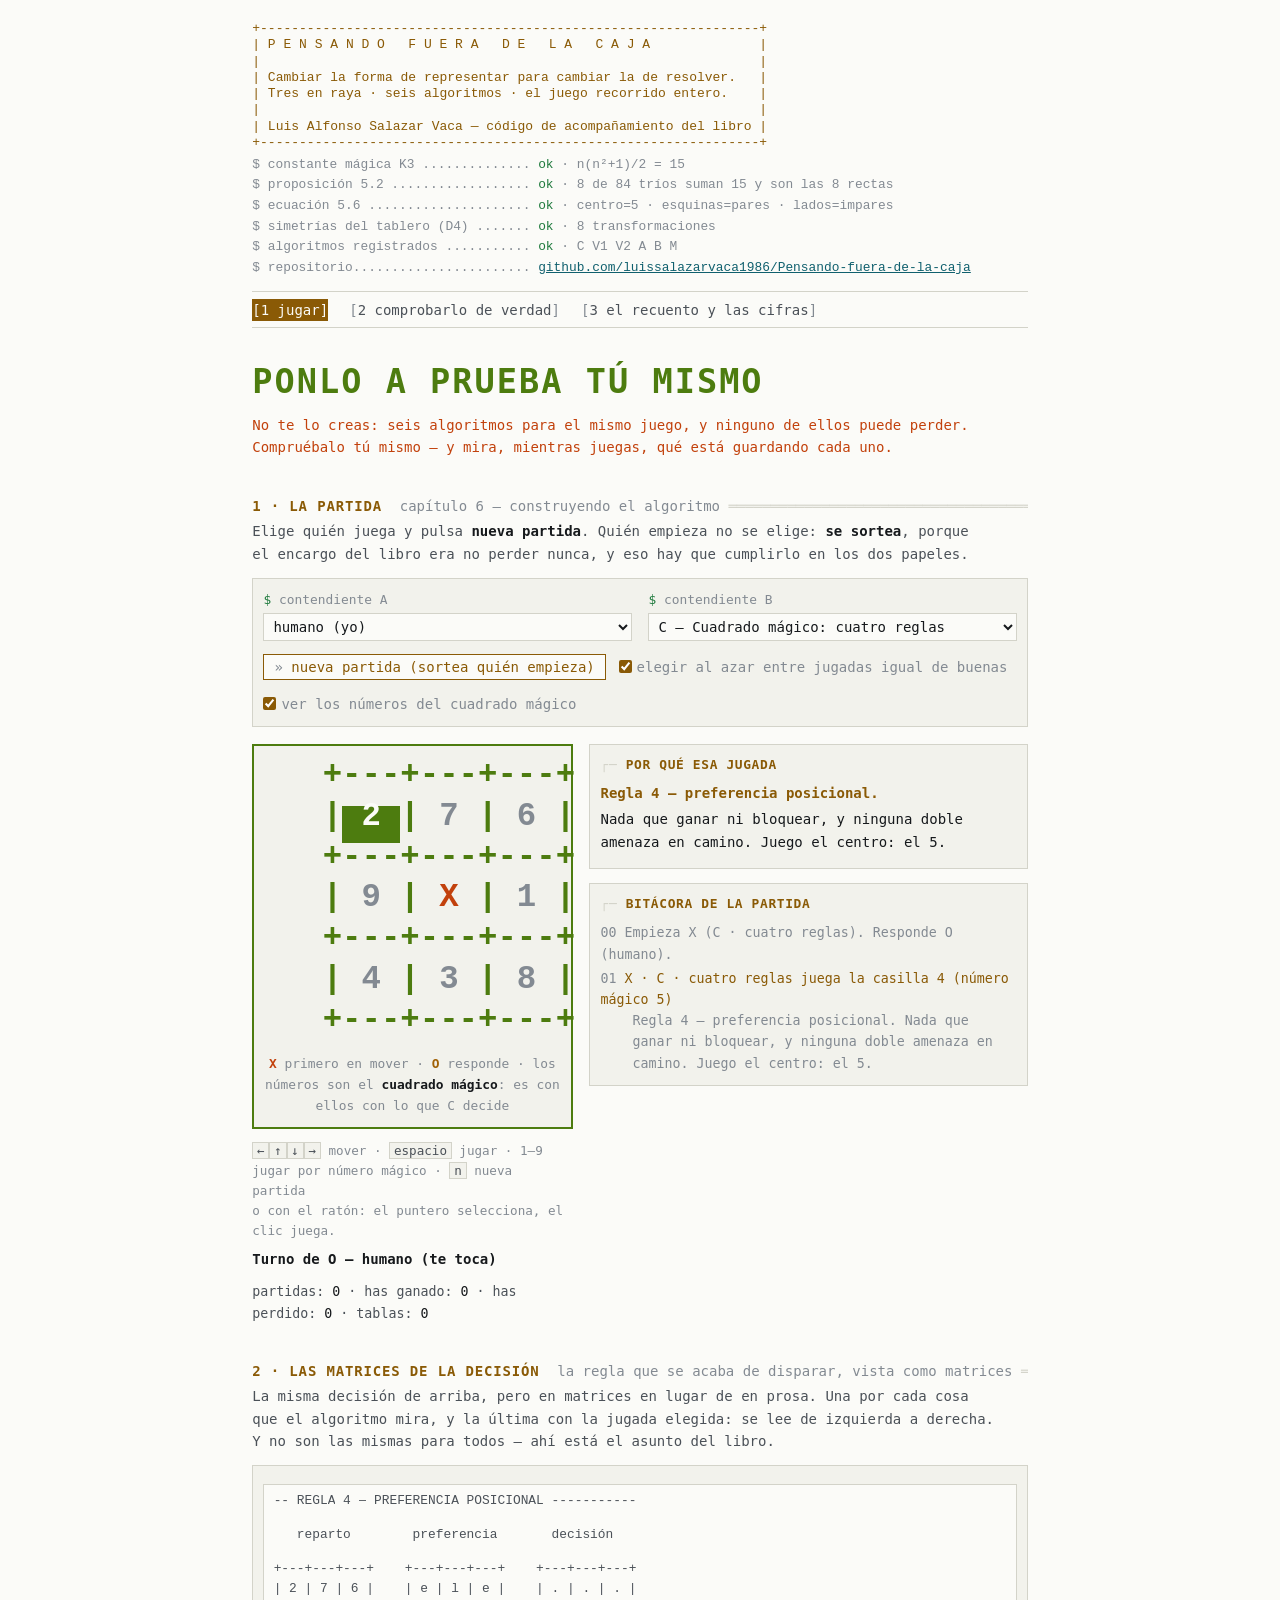
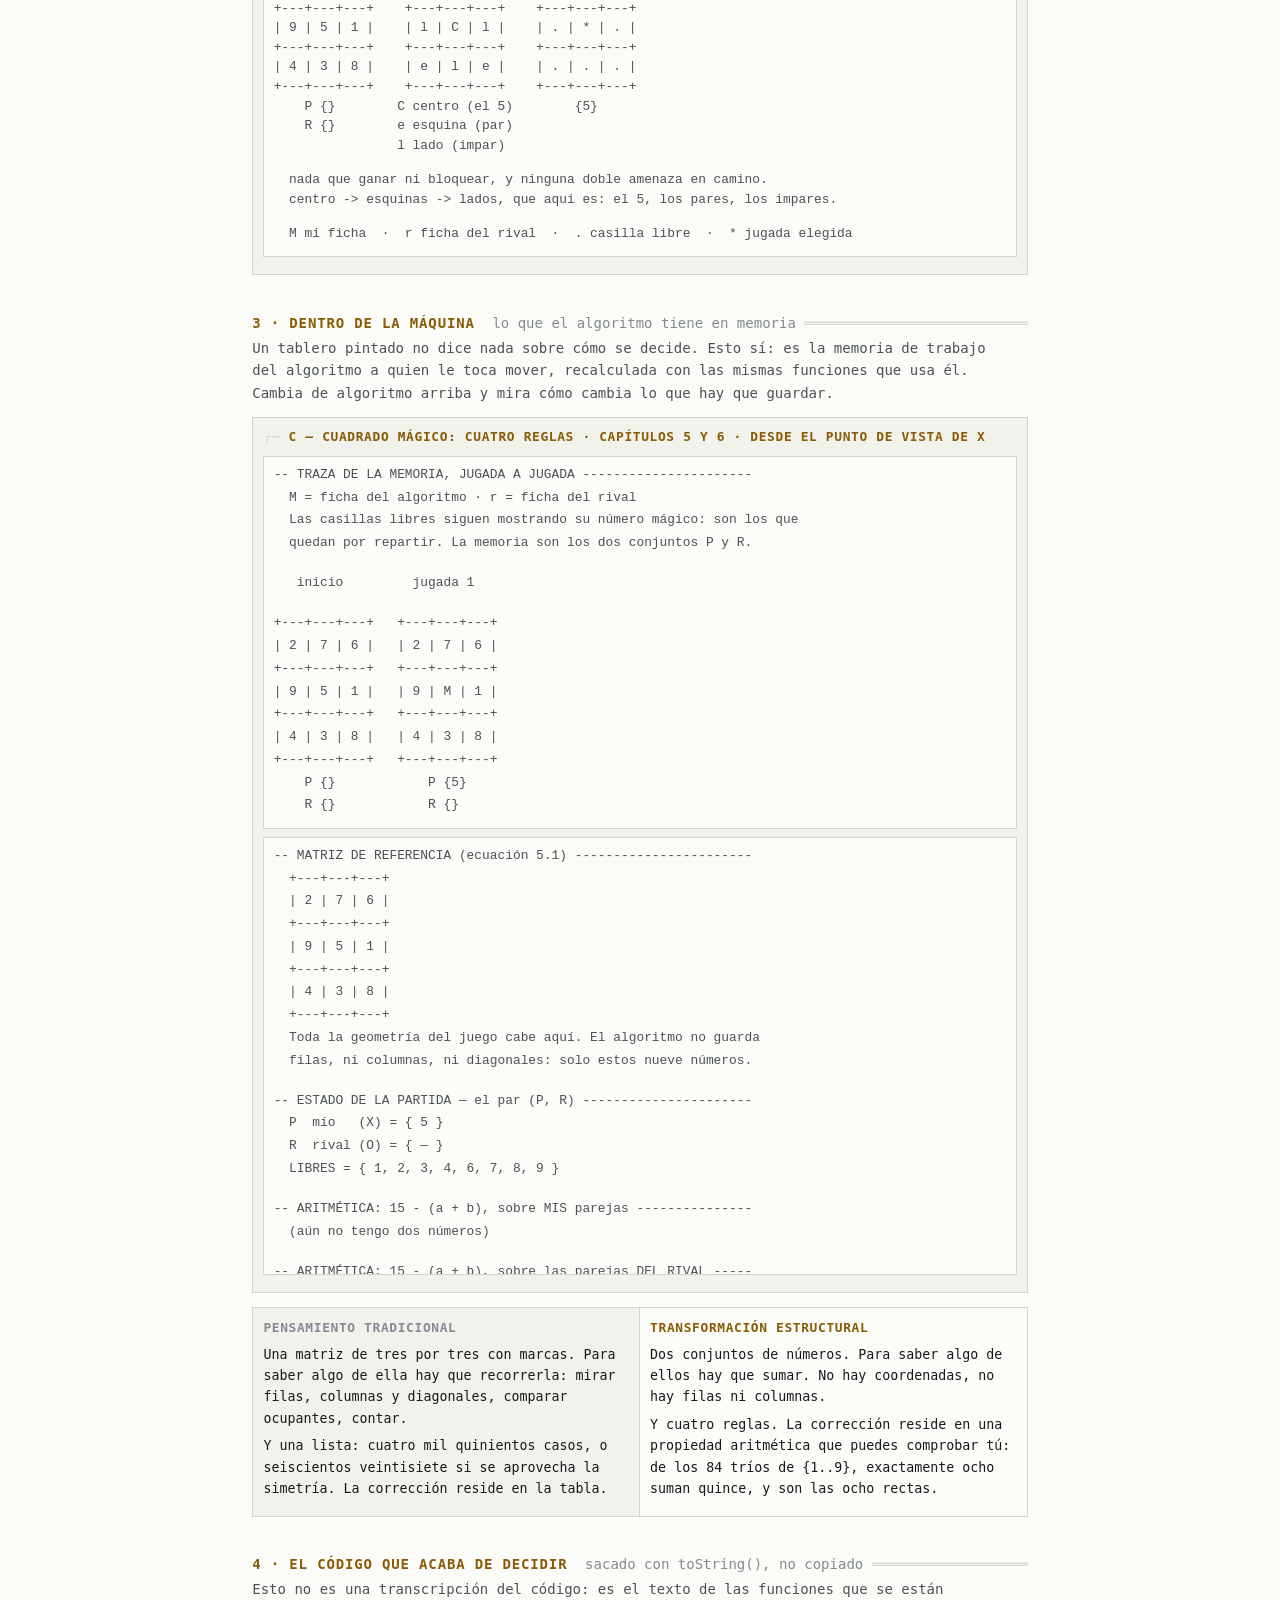
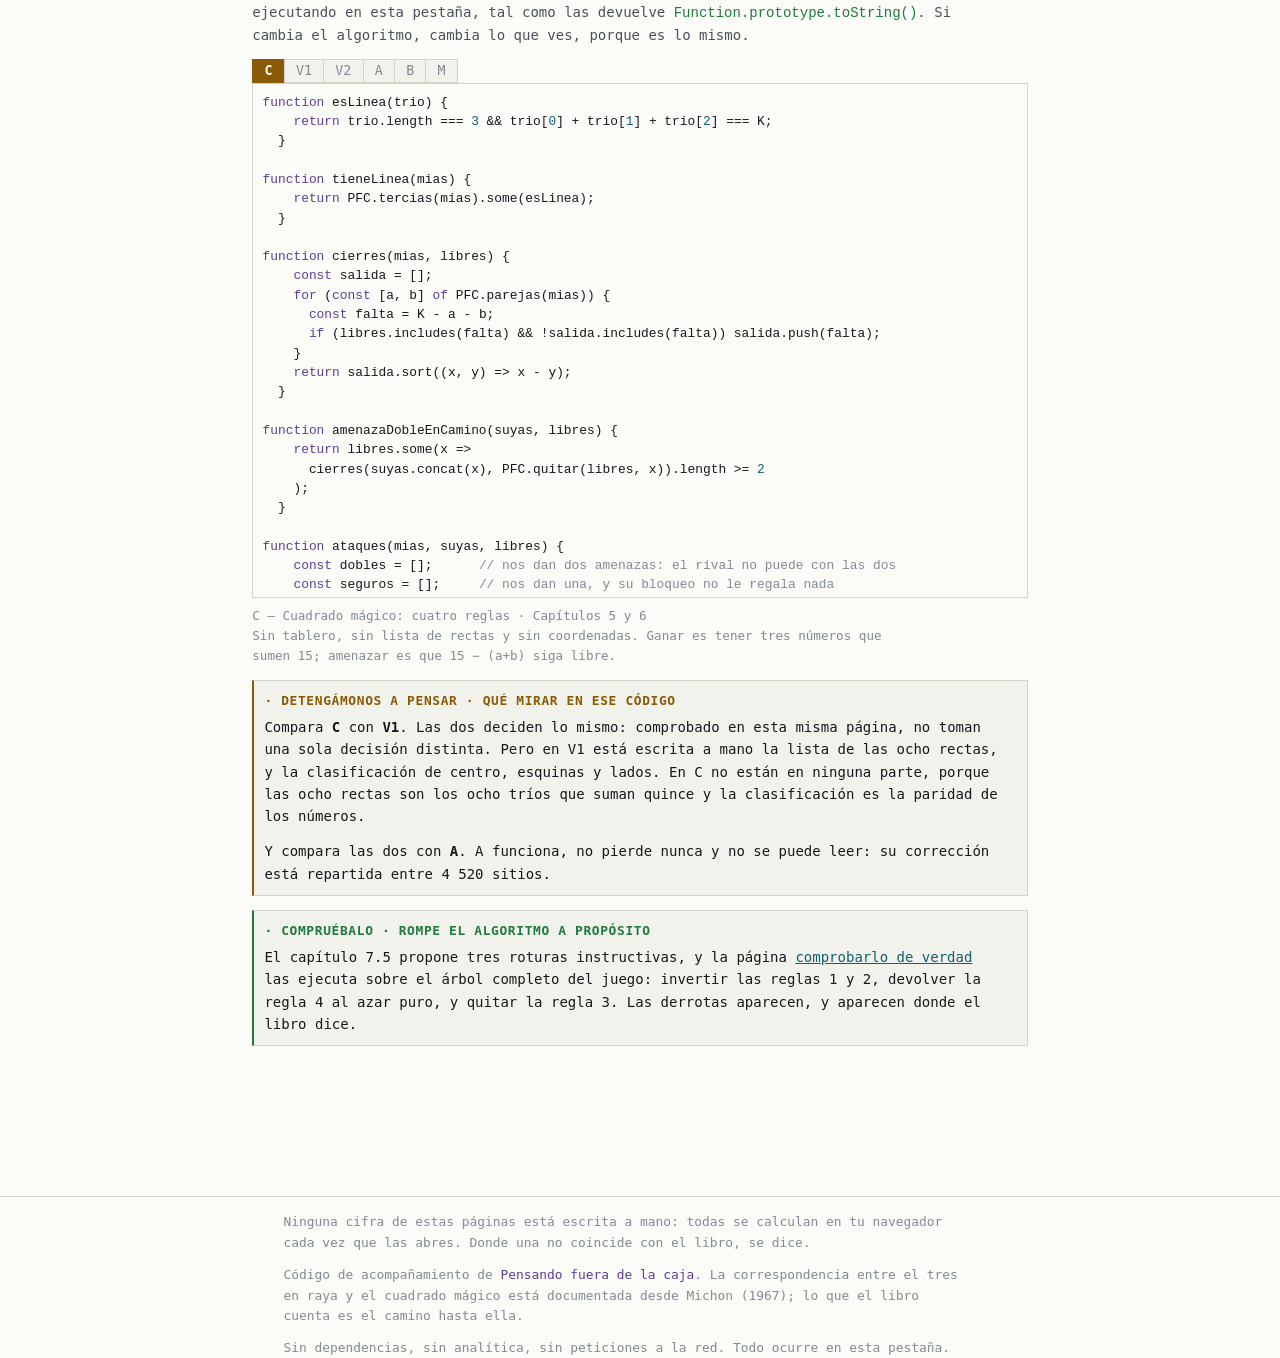
<file: index.html>
<!DOCTYPE html>
<html lang="es">
<head>
<meta charset="utf-8">
<meta name="viewport" content="width=device-width, initial-scale=1">
<title>Jugar · Pensando fuera de la caja</title>
<meta name="description" content="Seis algoritmos para el tres en raya, jugables en el navegador, con la memoria de la máquina a la vista. Código de acompañamiento del libro «Pensando fuera de la caja».">
<link rel="stylesheet" href="css/estilo.css">
</head>
<body>

<div class="envoltura">

  <p class="titulo-prueba">PONLO A PRUEBA TÚ MISMO</p>
  <p class="lema-prueba">No te lo creas: seis algoritmos para el mismo juego, y ninguno de ellos
  puede perder. Compruébalo tú mismo — y mira, mientras juegas, qué está guardando cada uno.</p>

  <h2>1 · La partida <span class="capitulo">capítulo 6 — construyendo el algoritmo</span></h2>

  <p class="guia">Elige quién juega y pulsa <strong>nueva partida</strong>. Quién empieza no se
  elige: <strong>se sortea</strong>, porque el encargo del libro era no perder nunca, y eso hay
  que cumplirlo en los dos papeles.</p>

  <div class="panel-control">
    <div class="controles">
      <div class="campo">
        <label for="jugador-a">contendiente A</label>
        <select id="jugador-a"></select>
      </div>
      <div class="campo">
        <label for="jugador-b">contendiente B</label>
        <select id="jugador-b"></select>
      </div>
    </div>
    <div class="fila-botones">
      <button class="accion primaria" id="nueva">nueva partida (sortea quién empieza)</button>
      <label class="tenue"><input type="checkbox" id="azar" checked>
        elegir al azar entre jugadas igual de buenas</label>
      <label class="tenue"><input type="checkbox" id="numeros" checked>
        <span id="etiqueta-numeros">ver los números del cuadrado mágico</span></label>
    </div>
  </div>

  <div class="zona-juego">
    <div>
      <div class="caja-tablero">
        <pre class="tablero-ascii" id="tablero"></pre>
        <p class="leyenda-fichas" id="leyenda"></p>
      </div>

      <p class="ayuda-teclado">
        <span class="solo-tactil"><strong>Toca una casilla para jugar.</strong>
        Si conectas un teclado: <kbd>←</kbd><kbd>↑</kbd><kbd>↓</kbd><kbd>→</kbd> mover,
        <kbd>espacio</kbd> jugar, <kbd>n</kbd> nueva partida.</span>
        <span class="solo-con-teclado"><kbd>←</kbd><kbd>↑</kbd><kbd>↓</kbd><kbd>→</kbd> mover
        · <kbd>espacio</kbd> jugar
        · <span id="ayuda-digitos">1–9 jugar por número mágico</span>
        · <kbd>n</kbd> nueva partida<br>
        o con el ratón: el puntero selecciona, el clic juega.</span>
      </p>
      <p class="estado-partida" id="estado"></p>
      <p class="marcador" id="marcador"></p>
    </div>

    <div>
      <div class="panel">
        <h3>por qué esa jugada</h3>
        <p class="regla-activa" id="regla">—</p>
        <p class="explicacion" id="explicacion"></p>
        <p class="candidatas-linea" id="candidatas"></p>
      </div>

      <div class="panel">
        <h3>bitácora de la partida</h3>
        <ul class="bitacora" id="bitacora"></ul>
      </div>
    </div>
  </div>

  <h2>2 · Las matrices de la decisión
    <span class="capitulo">la regla que se acaba de disparar, vista como matrices</span></h2>

  <p class="guia">La misma decisión de arriba, pero en matrices en lugar de en prosa. Una por cada
  cosa que el algoritmo mira, y la última con la jugada elegida: se lee de izquierda a derecha.
  Y no son las mismas para todos — ahí está el asunto del libro.</p>

  <div class="panel">
    <pre class="volcado matrices" id="matrices"></pre>
  </div>

  <h2>3 · Dentro de la máquina <span class="capitulo">lo que el algoritmo tiene en memoria</span></h2>

  <p class="guia">Un tablero pintado no dice nada sobre cómo se decide. Esto sí: es la memoria de
  trabajo del algoritmo a quien le toca mover, recalculada con las mismas funciones que usa él.
  Cambia de algoritmo arriba y mira cómo cambia lo que hay que guardar.</p>

  <div class="panel">
    <h3><span id="dentro-quien"></span></h3>
    <pre class="volcado" id="traza"></pre>
    <pre class="volcado" id="dentro"></pre>
  </div>

  <div class="contraste">
    <div>
      <h4>Pensamiento tradicional</h4>
      <p>Una matriz de tres por tres con marcas. Para saber algo de ella hay que recorrerla:
      mirar filas, columnas y diagonales, comparar ocupantes, contar.</p>
      <p>Y una lista: cuatro mil quinientos casos, o seiscientos veintisiete si se aprovecha la
      simetría. La corrección reside en la tabla.</p>
    </div>
    <div>
      <h4>Transformación estructural</h4>
      <p>Dos conjuntos de números. Para saber algo de ellos hay que sumar. No hay coordenadas,
      no hay filas ni columnas.</p>
      <p>Y cuatro reglas. La corrección reside en una propiedad aritmética que puedes comprobar
      tú: de los 84 tríos de {1..9}, exactamente ocho suman quince, y son las ocho rectas.</p>
    </div>
  </div>

  <h2>4 · El código que acaba de decidir <span class="capitulo">sacado con toString(), no copiado</span></h2>

  <p class="guia">Esto no es una transcripción del código: es el texto de las funciones que se
  están ejecutando en esta pestaña, tal como las devuelve <code>Function.prototype.toString()</code>.
  Si cambia el algoritmo, cambia lo que ves, porque es lo mismo.</p>

  <div class="pestanas" id="pestanas-codigo"></div>
  <pre class="codigo" id="codigo"></pre>
  <p class="pequeno tenue"><span id="codigo-titulo"></span><br><span id="codigo-resumen"></span></p>

  <div class="recuadro pensar">
    <div class="etiqueta">Detengámonos a pensar · qué mirar en ese código</div>
    <p>Compara <strong>C</strong> con <strong>V1</strong>. Las dos deciden lo mismo: comprobado en
    esta misma página, no toman una sola decisión distinta. Pero en V1 está escrita a mano la lista
    de las ocho rectas, y la clasificación de centro, esquinas y lados. En C no están en ninguna
    parte, porque las ocho rectas son los ocho tríos que suman quince y la clasificación es la
    paridad de los números.</p>
    <p>Y compara las dos con <strong>A</strong>. A funciona, no pierde nunca y no se puede leer:
    su corrección está repartida entre 4 520 sitios.</p>
  </div>

  <div class="recuadro comprueba">
    <div class="etiqueta">Compruébalo · rompe el algoritmo a propósito</div>
    <p>El capítulo 7.5 propone tres roturas instructivas, y la página
    <a href="verificacion.html">comprobarlo de verdad</a> las ejecuta sobre el árbol completo del
    juego: invertir las reglas 1 y 2, devolver la regla 4 al azar puro, y quitar la regla 3. Las
    derrotas aparecen, y aparecen donde el libro dice.</p>
  </div>

</div>

<script src="js/nucleo.js"></script>
<script src="js/juego.js"></script>
<script src="js/alg-c-magico.js"></script>
<script src="js/alg-v1-v2-geometrico.js"></script>
<script src="js/alg-tabla.js"></script>
<script src="js/alg-minimax.js"></script>
<script src="js/recorrido.js"></script>
<script src="js/medidas.js"></script>
<script src="js/dentro-de-la-maquina.js"></script>
<script src="js/ui-comun.js"></script>
<script src="js/ui-jugar.js"></script>
<script>arrancarJuego();</script>
</body>
</html>
</file>
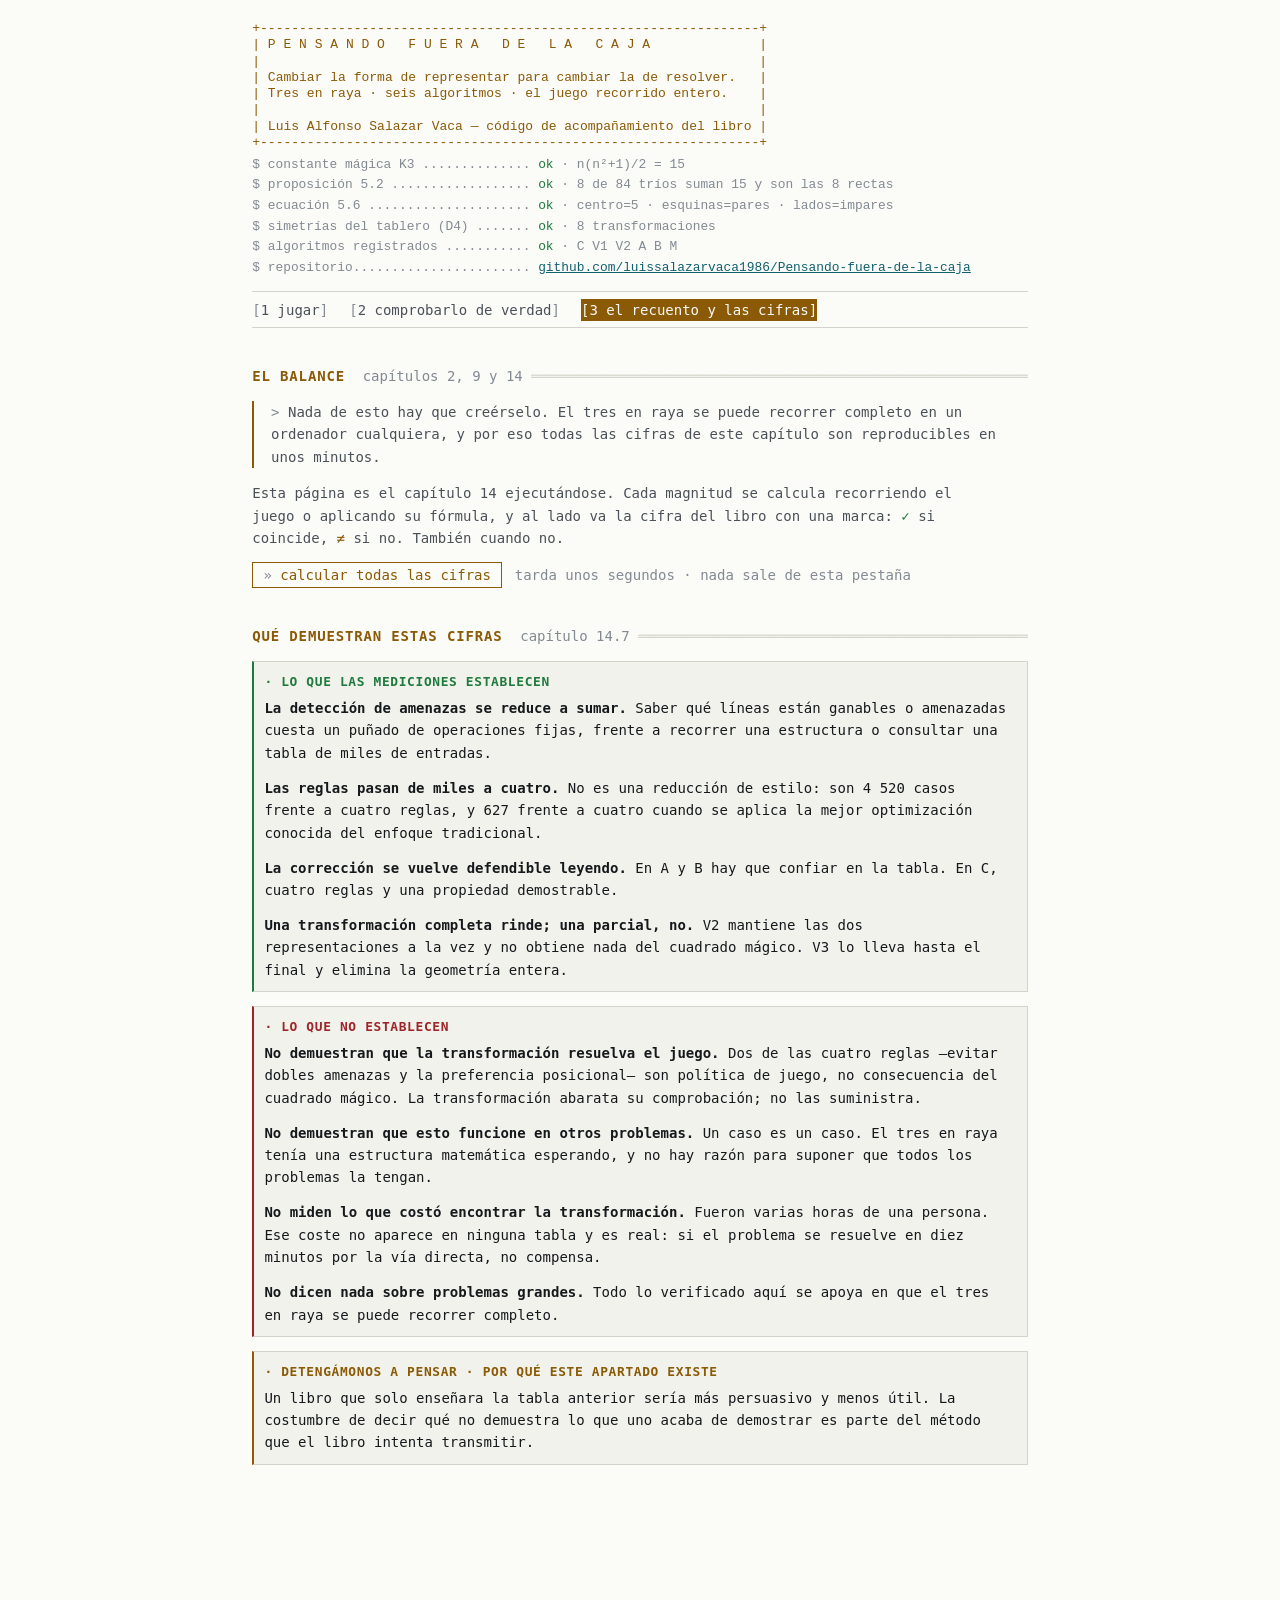
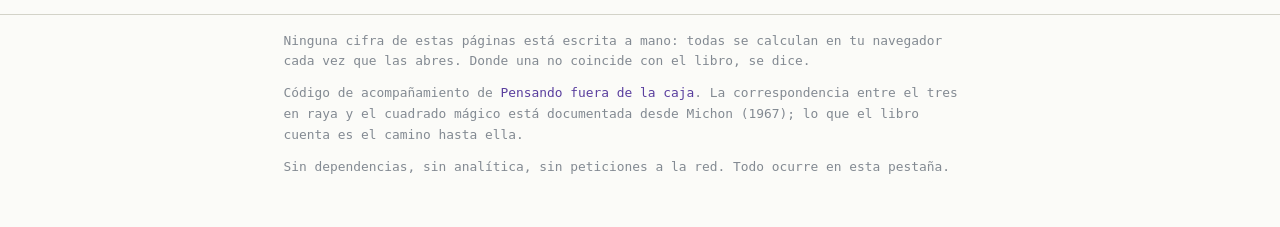
<file: recuento.html>
<!DOCTYPE html>
<html lang="es">
<head>
<meta charset="utf-8">
<meta name="viewport" content="width=device-width, initial-scale=1">
<title>El recuento y las cifras · Pensando fuera de la caja</title>
<meta name="description" content="El recuento completo del tres en raya y la comparación de tamaño entre las tres soluciones, calculado en el navegador y cotejado con el libro.">
<link rel="stylesheet" href="css/estilo.css">
</head>
<body>

<div class="envoltura">

  <h2>El balance <span class="capitulo">capítulos 2, 9 y 14</span></h2>

  <blockquote><p>Nada de esto hay que creérselo. El tres en raya se puede recorrer completo en un
  ordenador cualquiera, y por eso todas las cifras de este capítulo son reproducibles en unos
  minutos.</p></blockquote>

  <p class="guia">Esta página es el capítulo 14 ejecutándose. Cada magnitud se calcula recorriendo
  el juego o aplicando su fórmula, y al lado va la cifra del libro con una marca: <span
  class="bien">✓</span> si coincide, <span class="aviso-t">≠</span> si no. También cuando no.</p>

  <div class="fila-botones">
    <button class="accion primaria" id="lanzar">calcular todas las cifras</button>
    <span class="tenue">tarda unos segundos · nada sale de esta pestaña</span>
  </div>

  <div id="resultados" class="oculto">

    <h3>1. El universo del tres en raya</h3>
    <p class="progreso" id="p-universo"></p>
    <div class="tabla-envoltura"><table id="t-universo"></table></div>

    <div class="recuadro pensar">
      <div class="etiqueta">Detengámonos a pensar · la pregunta que nadie hace</div>
      <p>Cuatro mil quinientas veinte situaciones. Para un tablero de nueve casillas.</p>
      <p>La reacción normal ante esto es buscar una técnica mejor. La que propone el libro es una
      pregunta: <strong>¿de dónde han salido esos cuatro mil quinientos casos?</strong> No estaban
      en el juego. El juego tiene nueve casillas y ocho formas de ganar. Aparecieron cuando
      decidimos describir el juego de una manera determinada. Los pusimos nosotros.</p>
    </div>

    <h3>2. La ecuación 14.1, término a término</h3>
    <p class="guia">La suma que impone la alternancia de turnos. Se hace a mano en menos de lo que
    parece; aquí está hecha.</p>
    <pre class="volcado" id="terminos"></pre>

    <h3>3. De dónde sale el 627</h3>
    <p class="guia">Cada uno de los 4 520 casos pertenece a una clase, y la clase tiene tantos
    miembros como versiones distintas produzcan las ocho transformaciones. Fíjate en que la
    reducción no es de ocho veces, sino de 7,21: hay tableros que quedan iguales a sí mismos al
    girarlos, y cada uno forma una clase más pequeña.</p>
    <div class="tabla-envoltura"><table id="t-orbitas"></table></div>
    <p class="pequeno tenue">Las dos columnas se comprueban una contra otra:
    <span id="comprobacion-orbitas"></span></p>

    <h3>4. Tamaño del código</h3>
    <p class="guia">Entre paréntesis, la cifra del libro. A y B se miden sobre la cadena de
    condicionales generada aquí mismo; C, V1 y V2 sobre el texto de las funciones que deciden, sin
    comentarios, tal como las devuelve <code>toString()</code>.</p>
    <p class="progreso" id="p-tamanos"></p>
    <div class="tabla-envoltura"><table id="t-tamanos"></table></div>
    <div class="tabla-envoltura"><table id="t-reduccion"></table></div>

    <div class="recuadro aviso">
      <div class="etiqueta">Una salvedad honesta, la del propio libro</div>
      <p>Las líneas y los bytes de A y B dependen del estilo con que se genera la tabla. Otro
      generador daría otras cifras, aunque del mismo orden: aquí las líneas salen a dos de las del
      libro y los bytes bastante por debajo, porque la clave de cada caso se escribe de otra manera.</p>
      <p>La magnitud robusta, la que no depende de cómo se escriba, es el <strong>número de
      casos</strong> —4 520 y 627 frente a cuatro reglas— y el número de condicionales. Si alguna
      vez te enseñan una comparación de este tipo sin esta salvedad, desconfía.</p>
    </div>

    <h3>5. La cadena de condicionales, generada delante de ti</h3>
    <p class="guia">Doscientos treinta y nueve kilobytes de programa para un juego que cabe en una
    servilleta. Aquí se genera de verdad; solo se muestra el principio y el final, porque el resto
    no cabe — y eso <em>es</em> el argumento.</p>
    <div class="pestanas" id="pestanas-cadena"></div>
    <pre class="codigo corto" id="cadena"></pre>
    <p class="progreso" id="p-cadena"></p>

    <h3>6. Coste por jugada, y cuántas posiciones ve cada uno</h3>
    <p class="progreso" id="p-coste"></p>
    <div class="tabla-envoltura"><table id="t-coste"></table></div>
    <p class="pequeno tenue" id="nota-clases"></p>

    <div class="contraste">
      <div>
        <h4>Dónde reside la corrección · pensamiento tradicional</h4>
        <p>En la tabla. El programa es correcto porque los casos están bien.</p>
        <p>Si te preguntan por qué juega bien, la respuesta honesta es: «porque lo hemos probado».</p>
      </div>
      <div>
        <h4>Dónde reside la corrección · transformación estructural</h4>
        <p>En una propiedad matemática y cuatro reglas.</p>
        <p>Si te preguntan por qué juega bien, puedes explicarlo. Y quien te escuche puede
        comprobarlo — es exactamente lo que hace la página
        <a href="verificacion.html">comprobarlo de verdad</a>.</p>
      </div>
    </div>

  </div>

  <h2>Qué demuestran estas cifras <span class="capitulo">capítulo 14.7</span></h2>

  <div class="recuadro comprueba">
    <div class="etiqueta">Lo que las mediciones establecen</div>
    <p><strong>La detección de amenazas se reduce a sumar.</strong> Saber qué líneas están ganables
    o amenazadas cuesta un puñado de operaciones fijas, frente a recorrer una estructura o consultar
    una tabla de miles de entradas.</p>
    <p><strong>Las reglas pasan de miles a cuatro.</strong> No es una reducción de estilo: son 4 520
    casos frente a cuatro reglas, y 627 frente a cuatro cuando se aplica la mejor optimización
    conocida del enfoque tradicional.</p>
    <p><strong>La corrección se vuelve defendible leyendo.</strong> En A y B hay que confiar en la
    tabla. En C, cuatro reglas y una propiedad demostrable.</p>
    <p><strong>Una transformación completa rinde; una parcial, no.</strong> V2 mantiene las dos
    representaciones a la vez y no obtiene nada del cuadrado mágico. V3 lo lleva hasta el final y
    elimina la geometría entera.</p>
  </div>

  <div class="recuadro aviso">
    <div class="etiqueta">Lo que no establecen</div>
    <p><strong>No demuestran que la transformación resuelva el juego.</strong> Dos de las cuatro
    reglas —evitar dobles amenazas y la preferencia posicional— son política de juego, no
    consecuencia del cuadrado mágico. La transformación abarata su comprobación; no las suministra.</p>
    <p><strong>No demuestran que esto funcione en otros problemas.</strong> Un caso es un caso. El
    tres en raya tenía una estructura matemática esperando, y no hay razón para suponer que todos
    los problemas la tengan.</p>
    <p><strong>No miden lo que costó encontrar la transformación.</strong> Fueron varias horas de
    una persona. Ese coste no aparece en ninguna tabla y es real: si el problema se resuelve en diez
    minutos por la vía directa, no compensa.</p>
    <p><strong>No dicen nada sobre problemas grandes.</strong> Todo lo verificado aquí se apoya en
    que el tres en raya se puede recorrer completo.</p>
  </div>

  <div class="recuadro pensar">
    <div class="etiqueta">Detengámonos a pensar · por qué este apartado existe</div>
    <p>Un libro que solo enseñara la tabla anterior sería más persuasivo y menos útil. La costumbre
    de decir qué no demuestra lo que uno acaba de demostrar es parte del método que el libro intenta
    transmitir.</p>
  </div>

</div>

<script src="js/nucleo.js"></script>
<script src="js/juego.js"></script>
<script src="js/alg-c-magico.js"></script>
<script src="js/alg-v1-v2-geometrico.js"></script>
<script src="js/alg-tabla.js"></script>
<script src="js/alg-minimax.js"></script>
<script src="js/recorrido.js"></script>
<script src="js/medidas.js"></script>
<script src="js/dentro-de-la-maquina.js"></script>
<script src="js/ui-comun.js"></script>
<script src="js/ui-recuento.js"></script>
<script>arrancarRecuento();</script>
</body>
</html>
</file>
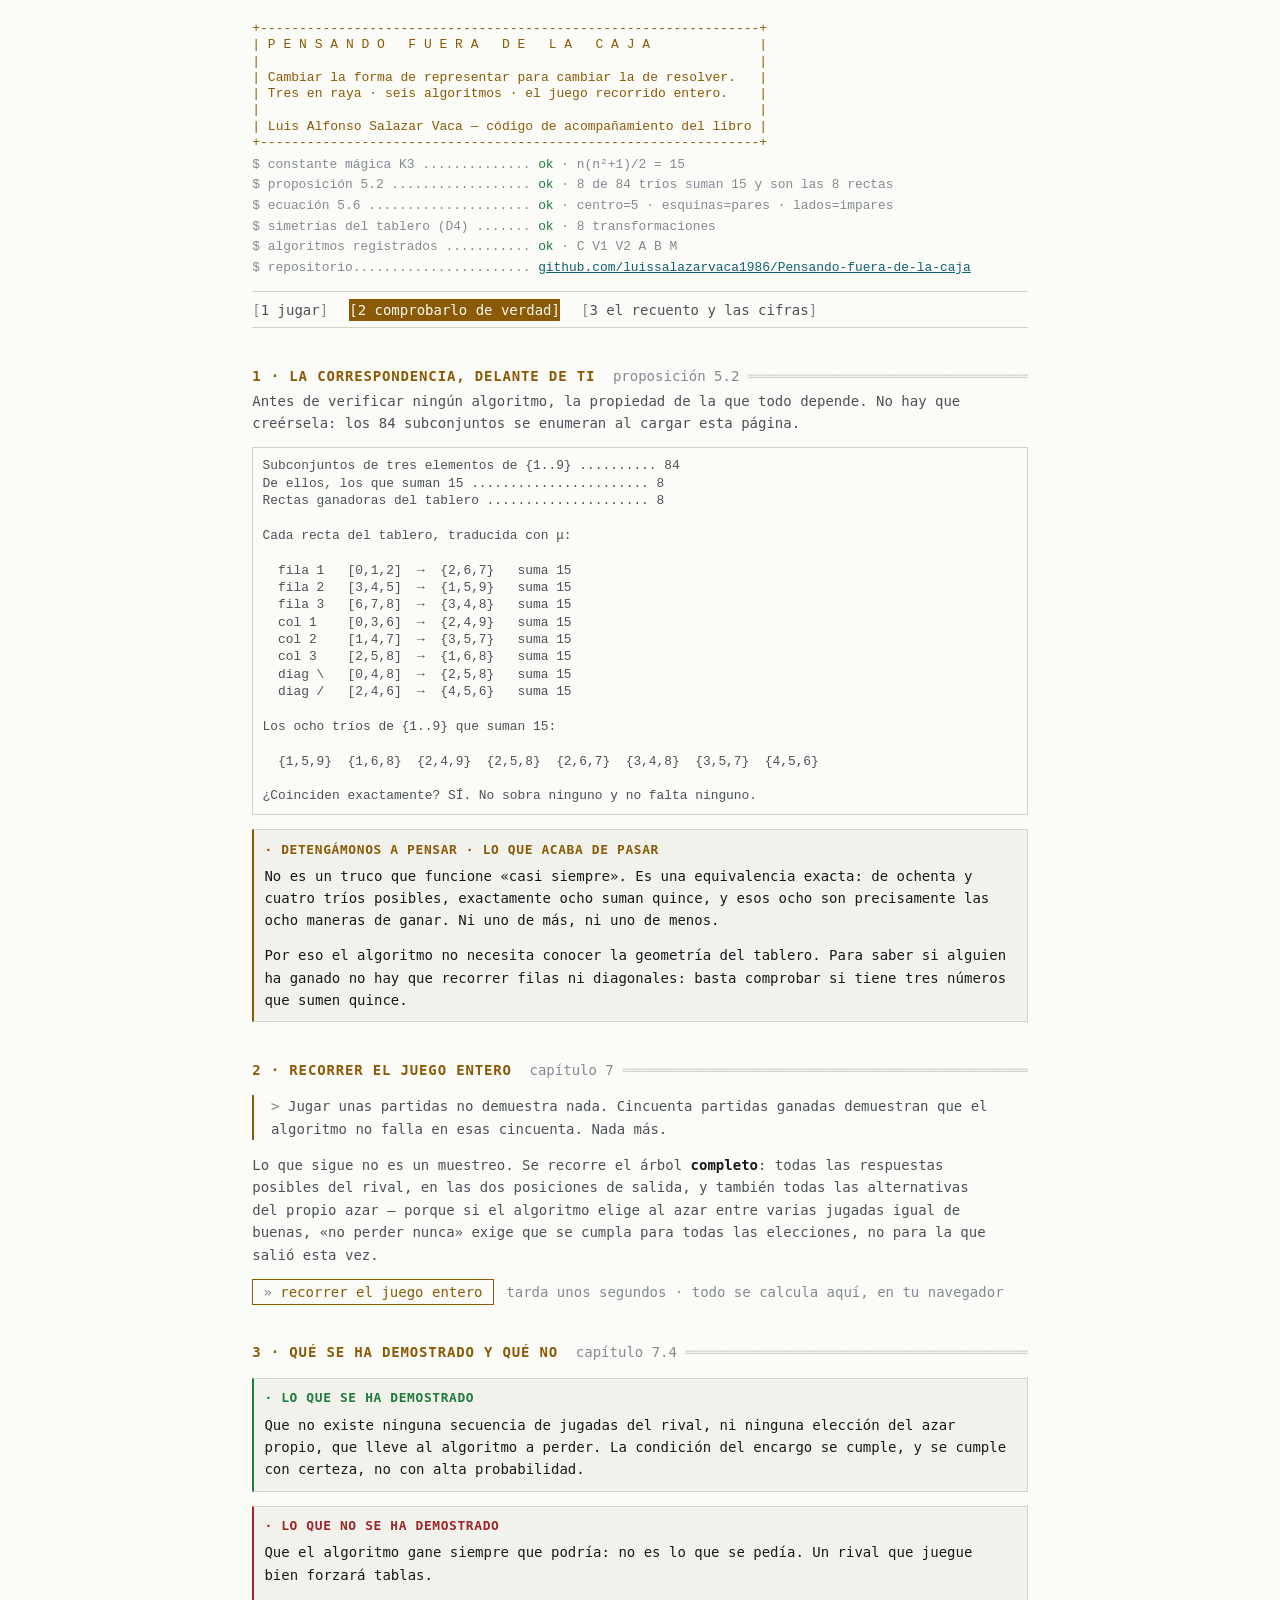
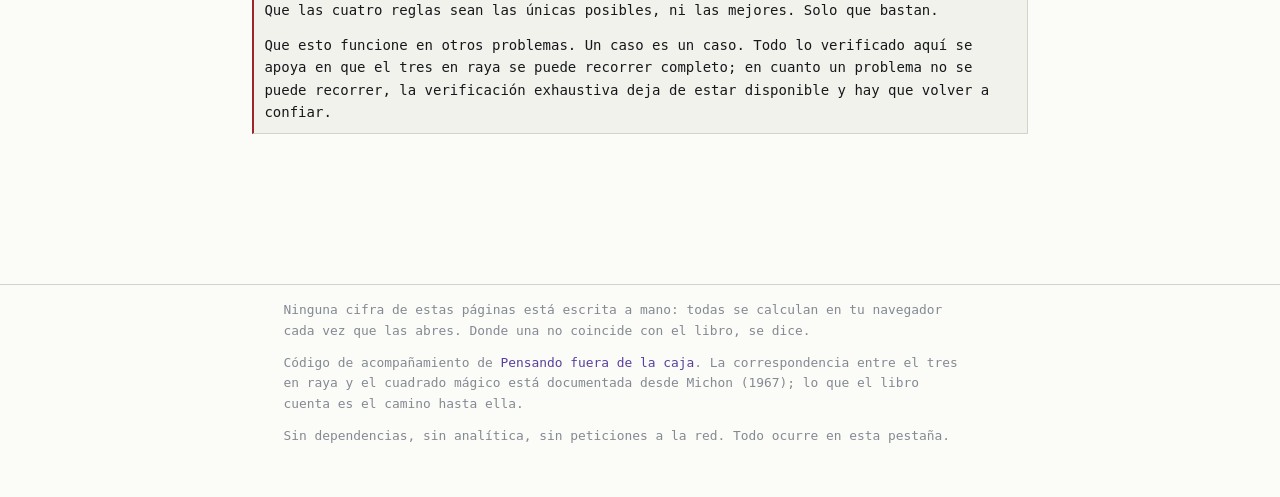
<file: verificacion.html>
<!DOCTYPE html>
<html lang="es">
<head>
<meta charset="utf-8">
<meta name="viewport" content="width=device-width, initial-scale=1">
<title>Comprobarlo de verdad · Pensando fuera de la caja</title>
<meta name="description" content="Verificación exhaustiva del árbol completo del tres en raya: cero derrotas, ablación de las cuatro reglas y las tres formulaciones del capítulo 8.">
<link rel="stylesheet" href="css/estilo.css">
</head>
<body>

<div class="envoltura">

  <h2>1 · La correspondencia, delante de ti <span class="capitulo">proposición 5.2</span></h2>

  <p class="guia">Antes de verificar ningún algoritmo, la propiedad de la que todo depende. No hay
  que creérsela: los 84 subconjuntos se enumeran al cargar esta página.</p>

  <pre class="volcado" id="proposicion"></pre>

  <div class="recuadro pensar">
    <div class="etiqueta">Detengámonos a pensar · lo que acaba de pasar</div>
    <p>No es un truco que funcione «casi siempre». Es una equivalencia exacta: de ochenta y cuatro
    tríos posibles, exactamente ocho suman quince, y esos ocho son precisamente las ocho maneras de
    ganar. Ni uno de más, ni uno de menos.</p>
    <p>Por eso el algoritmo no necesita conocer la geometría del tablero. Para saber si alguien ha
    ganado no hay que recorrer filas ni diagonales: basta comprobar si tiene tres números que sumen
    quince.</p>
  </div>

  <h2>2 · Recorrer el juego entero <span class="capitulo">capítulo 7</span></h2>

  <blockquote><p>Jugar unas partidas no demuestra nada. Cincuenta partidas ganadas demuestran que el
  algoritmo no falla en esas cincuenta. Nada más.</p></blockquote>

  <p class="guia">Lo que sigue no es un muestreo. Se recorre el árbol <strong>completo</strong>:
  todas las respuestas posibles del rival, en las dos posiciones de salida, y también todas las
  alternativas del propio azar — porque si el algoritmo elige al azar entre varias jugadas igual de
  buenas, «no perder nunca» exige que se cumpla para todas las elecciones, no para la que salió esta
  vez.</p>

  <div class="fila-botones">
    <button class="accion primaria" id="lanzar">recorrer el juego entero</button>
    <span class="tenue">tarda unos segundos · todo se calcula aquí, en tu navegador</span>
  </div>

  <div id="resultados" class="oculto">

    <div class="cifras">
      <div class="cifra"><div class="valor" id="c-partidas">—</div>
        <div class="etiqueta">partidas jugadas, sin repetir ninguna</div></div>
      <div class="cifra"><div class="valor" id="c-derrotas">—</div>
        <div class="etiqueta">derrotas, sumando los seis algoritmos</div></div>
    </div>

    <h3>Los seis algoritmos, sobre el juego completo</h3>
    <p class="progreso" id="p-todos"></p>
    <div class="tabla-envoltura"><table id="t-todos"></table></div>
    <p class="pequeno tenue">A, B y M abren más ramas porque consideran igual de buenas más jugadas:
    exploran todo lo óptimo. C, V1 y V2 recorren 1 784 partidas, la cifra del libro. Lo que importa
    es la última columna.</p>

    <h3>¿Hacen falta las cuatro reglas? Ablación</h3>
    <p class="guia">Quitar una pieza para ver si su ausencia produce fallos. Es como se comprueba
    que las cuatro reglas no solo bastan: hacen falta.</p>
    <p class="progreso" id="p-ablacion"></p>
    <div class="tabla-envoltura"><table id="t-ablacion"></table></div>

    <div class="recuadro aviso">
      <div class="etiqueta">Una cifra que no coincide, y se dice</div>
      <p>Tres de las cuatro filas reproducen el libro al dígito. La segunda —reglas 1, 2, 3 con la
      regla 4 al azar puro— no: aquí salen menos partidas y algunas derrotas más. La diferencia está
      en cómo se elige el ataque de la regla 3 cuando hay varios válidos, un detalle que el libro no
      fija por escrito.</p>
      <p>Se deja a la vista en lugar de ajustarlo hasta que cuadre. El libro dedica el capítulo 14.8
      a separar lo que las cifras demuestran de lo que no; taparía justo eso.</p>
    </div>

    <h3>Las tres roturas instructivas</h3>
    <p class="guia">Capítulo 7.5: se aprende más de los fallos que se provocan que de los que se
    evitan.</p>
    <p class="progreso" id="p-roturas"></p>
    <div class="tabla-envoltura"><table id="t-roturas"></table></div>
    <p class="pequeno tenue">Fíjate en la fila de la regla 3: las 64 derrotas del libro, y todas
    cuando el algoritmo responde en segundo lugar. Ninguna empezando.</p>
    <pre class="volcado" id="partida-perdida"></pre>

    <h3>¿Era necesario el cuadrado mágico? Las tres formulaciones</h3>
    <p class="guia">Capítulo 8. Ninguna de las tres pierde. La pregunta no se responde opinando: se
    responde construyendo las tres y comparándolas.</p>
    <p class="progreso" id="p-formulaciones"></p>
    <div class="tabla-envoltura"><table id="t-formulaciones"></table></div>
    <div id="comparaciones"></div>

    <div class="contraste">
      <div>
        <h4>La respuesta: sí, se puede quitar</h4>
        <p>Quien reduce el problema son las fichas 1 y 10, no el cuadrado mágico. La codificación
        posicional convierte «¿hay dos fichas mías y un hueco en esta recta?» en «¿esta recta
        vale 2?».</p>
        <p>El caso contiene dos transformaciones encadenadas, no una.</p>
      </div>
      <div>
        <h4>Y sin embargo, qué se pierde al quitarlo</h4>
        <p>V1 y V2 conservan toda la geometría: la lista de las ocho rectas escrita a mano, las
        coordenadas y la clasificación de centro, esquinas y lados.</p>
        <p>Es en V3 donde el cuadrado mágico rinde, porque allí se lleva hasta el final y la
        representación original puede descartarse entera. <em>Una transformación parcial no
        rinde.</em></p>
      </div>
    </div>

  </div>

  <h2>3 · Qué se ha demostrado y qué no <span class="capitulo">capítulo 7.4</span></h2>

  <div class="recuadro comprueba">
    <div class="etiqueta">Lo que se ha demostrado</div>
    <p>Que no existe ninguna secuencia de jugadas del rival, ni ninguna elección del azar propio,
    que lleve al algoritmo a perder. La condición del encargo se cumple, y se cumple con certeza,
    no con alta probabilidad.</p>
  </div>

  <div class="recuadro aviso">
    <div class="etiqueta">Lo que no se ha demostrado</div>
    <p>Que el algoritmo gane siempre que podría: no es lo que se pedía. Un rival que juegue bien
    forzará tablas.</p>
    <p>Que las cuatro reglas sean las únicas posibles, ni las mejores. Solo que bastan.</p>
    <p>Que esto funcione en otros problemas. Un caso es un caso. Todo lo verificado aquí se apoya en
    que el tres en raya se puede recorrer completo; en cuanto un problema no se puede recorrer, la
    verificación exhaustiva deja de estar disponible y hay que volver a confiar.</p>
  </div>

</div>

<script src="js/nucleo.js"></script>
<script src="js/juego.js"></script>
<script src="js/alg-c-magico.js"></script>
<script src="js/alg-v1-v2-geometrico.js"></script>
<script src="js/alg-tabla.js"></script>
<script src="js/alg-minimax.js"></script>
<script src="js/recorrido.js"></script>
<script src="js/medidas.js"></script>
<script src="js/dentro-de-la-maquina.js"></script>
<script src="js/ui-comun.js"></script>
<script src="js/ui-verificacion.js"></script>
<script>arrancarVerificacion();</script>
</body>
</html>
</file>
<file: css/estilo.css>
/* ==========================================================================
   Pensando fuera de la caja — hoja de estilo
   --------------------------------------------------------------------------
   Estética de terminal, a propósito. Este libro trata de programación
   estructurada, no de desarrollo de interfaces: todo es monoespaciado, todo
   se dibuja con caracteres, y no hay un solo adorno que no sea texto.

   Sin dependencias externas. Sin tipografías descargadas. Sin imágenes.
   ========================================================================== */

:root {
  --fondo:      #0d1117;
  --fondo-2:    #11161e;
  --fondo-3:    #161c26;
  --texto:      #c9d3de;
  --texto-2:    #8b98a8;
  --texto-3:    #5b6675;
  --linea:      #262e3a;
  --verde:      #6cc97f;
  --ambar:      #e0a44c;
  --cian:       #58b5c9;
  --rojo:       #e0706f;
  --violeta:    #a98cd8;
  --lima:       #b8f135;
  --naranja:    #ff9436;
  --naranja-2:  #ffcb6b;
  --acento:     var(--ambar);
  --mono: ui-monospace, 'SFMono-Regular', 'Menlo', 'DejaVu Sans Mono',
          'Liberation Mono', 'Consolas', 'Courier New', monospace;
}

/* Variante clara: un listado impreso, no una página web. */
@media (prefers-color-scheme: light) {
  :root:not([data-tema="oscuro"]) {
    --fondo:   #fbfbf8;
    --fondo-2: #f2f2ec;
    --fondo-3: #e9e9e1;
    --texto:   #16191c;
    --texto-2: #4b5158;
    --texto-3: #838a92;
    --linea:   #d3d3c9;
    --verde:   #1f7a3d;
    --ambar:   #8a5a06;
    --cian:    #10606e;
    --rojo:    #9d2529;
    --violeta: #5a3f9e;
    --lima:    #4d7c0f;
    --naranja: #c2410c;
    --naranja-2: #a16207;
  }
}
:root[data-tema="claro"] {
  --fondo:#fbfbf8; --fondo-2:#f2f2ec; --fondo-3:#e9e9e1; --texto:#16191c;
  --texto-2:#4b5158; --texto-3:#838a92; --linea:#d3d3c9; --verde:#1f7a3d;
  --ambar:#8a5a06; --cian:#10606e; --rojo:#9d2529; --violeta:#5a3f9e;
  --lima:#4d7c0f; --naranja:#c2410c; --naranja-2:#a16207;
}

* { box-sizing: border-box; }

html { -webkit-text-size-adjust: 100%; }

body {
  margin: 0;
  padding: 0;
  background: var(--fondo);
  color: var(--texto);
  font-family: var(--mono);
  font-size: 14px;
  line-height: 1.6;
  font-variant-ligatures: none;
}

.envoltura { max-width: 96ch; margin: 0 auto; padding: 0 2ch 6em; }

/* ---------- Cabecera: un banner de arranque ---------- */

header.principal { padding-top: 1.5em; margin-bottom: 1.5em; }
header.principal .envoltura { padding-bottom: 0; }

pre.banner {
  margin: 0 0 .3em;
  color: var(--acento);
  font-size: clamp(9px, 1.85vw, 13px);
  line-height: 1.25;
  overflow-x: auto;
  white-space: pre;
}
.arranque { color: var(--texto-3); margin: 0 0 1em; font-size: .92em;
             overflow-x: auto; white-space: pre; }
/* pre-wrap no parte un token sin espacios, y la URL del repositorio es uno:
   sin esto se sale del recuadro. */
.arranque.compacto { white-space: pre-wrap; overflow-wrap: anywhere; }
.arranque .ok { color: var(--verde); }
.arranque a { color: var(--cian); }

nav.paginas { margin: 0 0 .4em; border-top: 1px solid var(--linea);
              border-bottom: 1px solid var(--linea); padding: .45em 0; }
nav.paginas a {
  color: var(--texto-2); text-decoration: none; margin-right: 2.5ch;
  white-space: nowrap; display: inline-block;
}
nav.paginas a::before { content: "["; color: var(--texto-3); }
nav.paginas a::after  { content: "]"; color: var(--texto-3); }
nav.paginas a:hover { color: var(--acento); }
nav.paginas a.activa { color: var(--fondo); background: var(--acento); }
nav.paginas a.activa::before, nav.paginas a.activa::after { color: var(--fondo); }

/* ---------- Secciones ---------- */

h2 {
  font-size: 1em; font-weight: 700; margin: 2.6em 0 .2em;
  color: var(--acento); text-transform: uppercase; letter-spacing: .06em;
  white-space: nowrap; overflow: hidden;
}
h2::after {
  content: " ══════════════════════════════════════════════════════════════════════════════";
  color: var(--linea); font-weight: 400; letter-spacing: 0;
}
h2 .capitulo { color: var(--texto-3); text-transform: none; font-weight: 400;
               letter-spacing: 0; margin-left: 1ch; }
h3 { font-size: 1em; font-weight: 700; margin: 1.8em 0 .3em; color: var(--texto); }
h3::before { content: "── "; color: var(--texto-3); font-weight: 400; }

p { margin: 0 0 .9em; max-width: 88ch; }
.guia { color: var(--texto-2); }
.pequeno { font-size: .9em; }
.tenue { color: var(--texto-3); }
a { color: var(--cian); }
code { color: var(--verde); }
strong { color: var(--texto); font-weight: 700; }
em { color: var(--violeta); font-style: normal; }

blockquote {
  margin: 1em 0; padding-left: 2ch; border-left: 2px solid var(--acento);
  color: var(--texto-2);
}
blockquote p::before { content: "> "; color: var(--texto-3); }

/* ---------- Recuadros ---------- */

.recuadro {
  border: 1px solid var(--linea); background: var(--fondo-2);
  padding: .7em 1.2ch; margin: 1em 0;
}
.recuadro > .etiqueta {
  color: var(--acento); font-weight: 700; margin-bottom: .35em;
  text-transform: uppercase; letter-spacing: .05em; font-size: .92em;
}
.recuadro > .etiqueta::before { content: "· "; }
.recuadro p:last-child { margin-bottom: 0; }
.recuadro.comprueba { border-left: 2px solid var(--verde); }
.recuadro.comprueba > .etiqueta { color: var(--verde); }
.recuadro.aviso { border-left: 2px solid var(--rojo); }
.recuadro.aviso > .etiqueta { color: var(--rojo); }
.recuadro.pensar { border-left: 2px solid var(--acento); }

/* ---------- Tablas ---------- */

.tabla-envoltura { overflow-x: auto; margin: .8em 0; }
table { border-collapse: collapse; width: 100%; min-width: 52ch; font-size: .95em; }
caption { caption-side: top; text-align: left; color: var(--texto-3);
          padding-bottom: .4em; font-size: .92em; }
th, td { text-align: left; padding: .15em 1.5ch .15em 0; white-space: nowrap; }
thead th { color: var(--acento); border-bottom: 1px solid var(--linea);
           font-weight: 700; padding-bottom: .3em; }
tbody tr:hover { background: var(--fondo-3); }
td.num, th.num { text-align: right; font-variant-numeric: tabular-nums; }
tr.destacada td { color: var(--acento); font-weight: 700; }
tr.separa td { border-top: 1px solid var(--linea); padding-top: .45em; }
.bien { color: var(--verde); }
.mal  { color: var(--rojo); }
.aviso-t { color: var(--ambar); }

/* ---------- Contraste en dos columnas ---------- */

.contraste { display: grid; grid-template-columns: 1fr 1fr; gap: 0;
             border: 1px solid var(--linea); margin: 1em 0; }
.contraste > div { padding: .7em 1.2ch; }
.contraste > div:first-child { border-right: 1px solid var(--linea); background: var(--fondo-2); }
.contraste h4 { margin: 0 0 .4em; font-size: .92em; color: var(--texto-3);
                text-transform: uppercase; letter-spacing: .05em; font-weight: 700; }
.contraste > div:last-child h4 { color: var(--acento); }
.contraste p { font-size: .95em; margin-bottom: .5em; }
@media (max-width: 760px) {
  .contraste { grid-template-columns: 1fr; }
  .contraste > div:first-child { border-right: none; border-bottom: 1px solid var(--linea); }
}

/* ---------- Controles: al estilo de un prompt ---------- */

.panel-control { border: 1px solid var(--linea); background: var(--fondo-2);
                 padding: .8em 1.2ch; margin: 0 0 1.2em; }
.controles { display: grid; gap: .7em 2ch;
             grid-template-columns: repeat(auto-fit, minmax(30ch, 1fr)); }
.campo { display: block; }
.campo label { display: block; color: var(--texto-3); font-size: .92em; }
.campo label::before { content: "$ "; color: var(--verde); }
select {
  font-family: inherit; font-size: 1em; width: 100%; margin-top: .15em;
  background: var(--fondo); color: var(--texto);
  border: 1px solid var(--linea); padding: .3em .6ch;
}
select:focus-visible, button:focus-visible, [tabindex]:focus-visible {
  outline: 2px solid var(--acento); outline-offset: 1px;
}
button.accion {
  font-family: inherit; font-size: 1em; cursor: pointer;
  background: var(--fondo); color: var(--texto);
  border: 1px solid var(--linea); padding: .3em 1.2ch;
}
button.accion::before { content: "» "; color: var(--texto-3); }
button.accion:hover { border-color: var(--acento); color: var(--acento); }
button.accion.primaria { border-color: var(--acento); color: var(--acento); }
button.accion.primaria:hover { background: var(--acento); color: var(--fondo); }
button.accion.primaria:hover::before { color: var(--fondo); }
button.accion:disabled { opacity: .45; cursor: default; }
.fila-botones { display: flex; gap: 1.5ch; flex-wrap: wrap; margin-top: .9em;
                align-items: center; }

/* ---------- El tablero ASCII ---------- */

.zona-juego { display: grid; grid-template-columns: minmax(0,38ch) minmax(0,1fr);
              gap: 2ch; align-items: start; }
@media (max-width: 900px) { .zona-juego { grid-template-columns: minmax(0,1fr); } }

/* El tablero es lo que hay que probar: se destaca. Rejilla en lima,
   fichas en naranja. */
/* Un título en texto normal, no en arte ASCII compuesto.
   El arte de caracteres depende de que la fuente tenga el glifo exacto y de
   que todos los glifos midan lo mismo; en un móvil eso no se cumple y las
   letras se parten. Un título de texto no puede fallar en ninguna pantalla. */
.titulo-prueba {
  color: var(--lima); font-weight: 700;
  font-size: clamp(1.4rem, 5.4vw, 2.1rem);
  line-height: 1.2; letter-spacing: .06em;
  margin: 1em 0 .35em;
}
.lema-prueba { color: var(--naranja); margin: 0 0 1.2em; max-width: 88ch; }

.caja-tablero {
  border: 2px solid var(--lima); background: var(--fondo-2);
  padding: 1em 1.2ch .8em; margin: 0 0 .8em;
}
pre.tablero-ascii {
  /* interlineado 1: es lo que hace que los caracteres de caja se unan
     verticalmente en lugar de quedar a trozos. */
  margin: 0 auto; font-size: clamp(20px, 7.2vw, 26px); line-height: 1;
  white-space: pre; overflow: visible; cursor: default;
  color: var(--lima); font-weight: 700; width: max-content;
}
pre.tablero-ascii .celda { cursor: pointer; }
pre.tablero-ascii .celda.ocupada { cursor: default; }
/* Todas las celdas con el MISMO peso. En varias fuentes monoespaciadas la
   negrita no tiene el mismo ancho de avance que la redonda, y mezclar pesos
   dentro de la rejilla la descuadra. Aquí solo cambia el color. */
pre.tablero-ascii .celda,
pre.tablero-ascii .marca-X,
pre.tablero-ascii .marca-O,
pre.tablero-ascii .libre,
pre.tablero-ascii .candidata,
pre.tablero-ascii .ganadora,
pre.tablero-ascii .cursor { font-weight: inherit; }
pre.tablero-ascii .marca-X { color: var(--naranja); }
pre.tablero-ascii .marca-O { color: var(--naranja-2); }
pre.tablero-ascii .libre   { color: var(--texto-3); }
pre.tablero-ascii .cursor  { background: var(--lima); color: var(--fondo); }
pre.tablero-ascii .cursor.marca-X, pre.tablero-ascii .cursor.marca-O { color: var(--fondo); }
pre.tablero-ascii .ganadora { background: var(--naranja); color: var(--fondo); }
pre.tablero-ascii .candidata { color: var(--lima); }
.leyenda-fichas { color: var(--texto-3); font-size: .92em; margin: .7em 0 0; text-align: center; }
.leyenda-fichas .fx { color: var(--naranja); font-weight: 700; }
.leyenda-fichas .fo { color: var(--naranja-2); font-weight: 700; }
.ayuda-teclado { color: var(--texto-3); font-size: .9em; margin: .6em 0 0; }
.ayuda-teclado kbd {
  font-family: inherit; border: 1px solid var(--linea); padding: 0 .5ch;
  color: var(--texto-2); background: var(--fondo-2);
}

.marcador { margin: .8em 0 0; color: var(--texto-2); font-size: .95em; }
.marcador .cifra-m { color: var(--texto); }
.estado-partida { margin: .5em 0 0; font-weight: 700; }
.estado-partida.gana { color: var(--verde); }
.estado-partida.pierde { color: var(--rojo); }
.estado-partida.tablas { color: var(--ambar); }

/* ---------- Paneles de salida ---------- */

.panel { border: 1px solid var(--linea); background: var(--fondo-2);
         padding: .7em 1.2ch; }
.panel + .panel { margin-top: 1em; }
.panel > h3 { margin: 0 0 .5em; font-size: .92em; color: var(--acento);
              text-transform: uppercase; letter-spacing: .05em; }
.panel > h3::before { content: "┌─ "; color: var(--linea); }
.regla-activa { color: var(--acento); font-weight: 700; margin: 0 0 .3em; }
.explicacion { margin: 0; color: var(--texto); }
.candidatas-linea { color: var(--texto-3); margin: .4em 0 0; font-size: .95em; }

.bitacora { list-style: none; margin: 0; padding: 0; max-height: 22em;
            overflow-y: auto; font-size: .95em; }
.bitacora li { padding: .1em 0; }
.bitacora .turno { color: var(--texto-3); }
.bitacora .quien-alg { color: var(--acento); }
.bitacora .quien-hum { color: var(--cian); }
.bitacora .detalle { color: var(--texto-3); display: block; padding-left: 4ch; }

/* ---------- Código y volcados ---------- */

pre.codigo, pre.volcado {
  background: var(--fondo); border: 1px solid var(--linea);
  padding: .7em 1.2ch; overflow: auto; margin: .6em 0;
  font-size: .92em; line-height: 1.5; white-space: pre; tab-size: 2;
  max-height: 40em;
}
pre.volcado { color: var(--texto-2); max-height: 34em; line-height: 1.35; }
pre.volcado.matrices { line-height: 1.15; max-height: none; }
pre.codigo.corto { max-height: 20em; }
.tk-clave  { color: var(--violeta); }
.tk-cadena { color: var(--verde); }
.tk-coment { color: var(--texto-3); }
.tk-num    { color: var(--cian); }

.pestanas { display: flex; gap: 0; flex-wrap: wrap; margin: .8em 0 0; }
.pestanas button {
  font-family: inherit; font-size: .95em; cursor: pointer; padding: .25em 1.4ch;
  background: var(--fondo-2); color: var(--texto-3);
  border: 1px solid var(--linea); border-right: none;
}
.pestanas button:last-child { border-right: 1px solid var(--linea); }
.pestanas button:hover { color: var(--acento); }
.pestanas button.activa { background: var(--acento); color: var(--fondo); font-weight: 700;
                          border-color: var(--acento); }
.pestanas + pre.codigo, .pestanas + pre.volcado { margin-top: 0; }

/* ---------- Indicadores ---------- */

.cifras { display: grid; gap: 0; margin: 1em 0;
          grid-template-columns: repeat(auto-fit, minmax(22ch, 1fr));
          border: 1px solid var(--linea); }
.cifra { padding: .7em 1.2ch; border-right: 1px solid var(--linea); }
.cifra:last-child { border-right: none; }
.cifra .valor { font-size: 1.7em; line-height: 1.1; font-variant-numeric: tabular-nums;
                color: var(--texto); }
.cifra .valor.ok { color: var(--verde); }
.cifra .valor.no { color: var(--rojo); }
.cifra .etiqueta { color: var(--texto-3); font-size: .92em; }

.progreso { color: var(--texto-2); margin: .7em 0; }
.progreso::before { content: "$ "; color: var(--verde); }
.girando::after {
  content: "▌"; color: var(--acento); animation: parpadeo 1s steps(2) infinite;
}
@keyframes parpadeo { 0%,49% { opacity: 1; } 50%,100% { opacity: 0; } }

footer.principal { border-top: 1px solid var(--linea); margin-top: 4em;
                   padding: 1.2em 0 3em; color: var(--texto-3); font-size: .92em; }
footer.principal .envoltura { padding-bottom: 0; }

.oculto { display: none !important; }

@media (prefers-reduced-motion: reduce) {
  .girando::after { animation: none; }
}

/* ---------- Interruptores ---------- */
.fila-botones label { color: var(--texto-3); display: inline-flex; align-items: center;
                      gap: .6ch; cursor: pointer; }
.fila-botones label:hover { color: var(--texto-2); }
.fila-botones input[type="checkbox"] { accent-color: var(--acento); margin: 0; }


/* ==========================================================================
   Móvil
   --------------------------------------------------------------------------
   Mucha gente abrirá esto en el teléfono, y el ASCII de ancho fijo es lo
   primero que se rompe. Tres medidas:

   1. El dibujo se reparte por el ancho REAL, medido en caracteres: las
      matrices se apilan en lugar de salirse (lo hace el JavaScript).
   2. Las casillas del tablero crecen para poder pulsarlas con el dedo.
   3. Los volcados bajan de tamaño para que quepan más columnas, y los que
      aun así no caben se desplazan dentro de su propio recuadro, nunca
      arrastrando la página entera.
   ========================================================================== */

/* La página nunca se desplaza de lado: solo sus recuadros. */
html, body { max-width: 100%; overflow-x: hidden; }

@media (max-width: 720px) {
  body { font-size: 15px; }
  .envoltura { padding: 0 3vw 4em; }

  h2 { white-space: normal; }
  h2::after { content: none; }
  h2 { border-bottom: 1px solid var(--linea); padding-bottom: .3em; }
  h2 .capitulo { display: block; margin-left: 0; }

  /* Volcados: más columnas visibles, y desplazamiento propio. */
  pre.codigo, pre.volcado {
    font-size: 11.5px; line-height: 1.45;
    -webkit-overflow-scrolling: touch;
  }
  pre.volcado.matrices { font-size: 11.5px; }
  pre.banner { font-size: 11px; }
  pre.arranque { font-size: 11px; }

  /* El tablero, con sitio para el dedo. */
  .caja-tablero { padding: .8em .6ch; }
  pre.tablero-ascii { font-size: clamp(24px, 8.6vw, 30px); }

  /* Una sola columna en todo. */
  .zona-juego { grid-template-columns: minmax(0, 1fr); }
  .controles { grid-template-columns: minmax(0, 1fr); }
  .cifras { grid-template-columns: minmax(0, 1fr); }
  .cifra { border-right: none; border-bottom: 1px solid var(--linea); }
  .cifra:last-child { border-bottom: none; }

  nav.paginas a { margin-right: 1.5ch; font-size: .95em; }
  .fila-botones { gap: .8em 1.5ch; }
  button.accion { padding: .5em 1.2ch; }        /* más alto: se pulsa mejor */
  select { padding: .5em .6ch; }
  table { min-width: 46ch; }
}

@media (max-width: 420px) {
  pre.codigo, pre.volcado, pre.volcado.matrices { font-size: 10.5px; }
  pre.banner { font-size: 10.5px; }
  pre.arranque { font-size: 10.5px; }
  pre.tablero-ascii { font-size: clamp(26px, 9.4vw, 32px); }
}

/* En un dispositivo sin puntero, la ayuda del ratón y del teclado sobra:
   se pulsa la casilla y ya. */
@media (hover: none) and (pointer: coarse) {
  .solo-con-teclado { display: none; }
  .solo-tactil { display: inline; }
}
.solo-tactil { display: none; }


/* ==========================================================================
   Dibujo por columnas
   --------------------------------------------------------------------------
   Cada carácter de un dibujo va dentro de un <i> de una columna exacta.
   No se confía en que la fuente sea de ancho fijo: se impone.

   1ch es el avance del carácter «0» en la fuente en uso. Todas las cajas
   miden eso, así que todas miden lo mismo — aunque el glifo que caiga dentro
   sea más ancho o más estrecho, y aunque el navegador lo haya sustituido.
   ========================================================================== */

pre.tablero-ascii i,
.en-columnas i {
  display: inline-block;
  width: 1ch;
  text-align: center;
  font-style: normal;      /* <i> es cursiva por omisión */
  font-weight: inherit;
  letter-spacing: 0;
  overflow: hidden;        /* un glifo más ancho no empuja a su vecino */
}

/* El texto de un dibujo no debe reajustarse solo: Android infla el tamaño de
   letra por bloques y eso descolocaría unas rejillas respecto a otras. */
pre.tablero-ascii, .en-columnas {
  -webkit-text-size-adjust: none;
  text-size-adjust: none;
  font-variant-ligatures: none;
  font-kerning: none;
}
</file>
